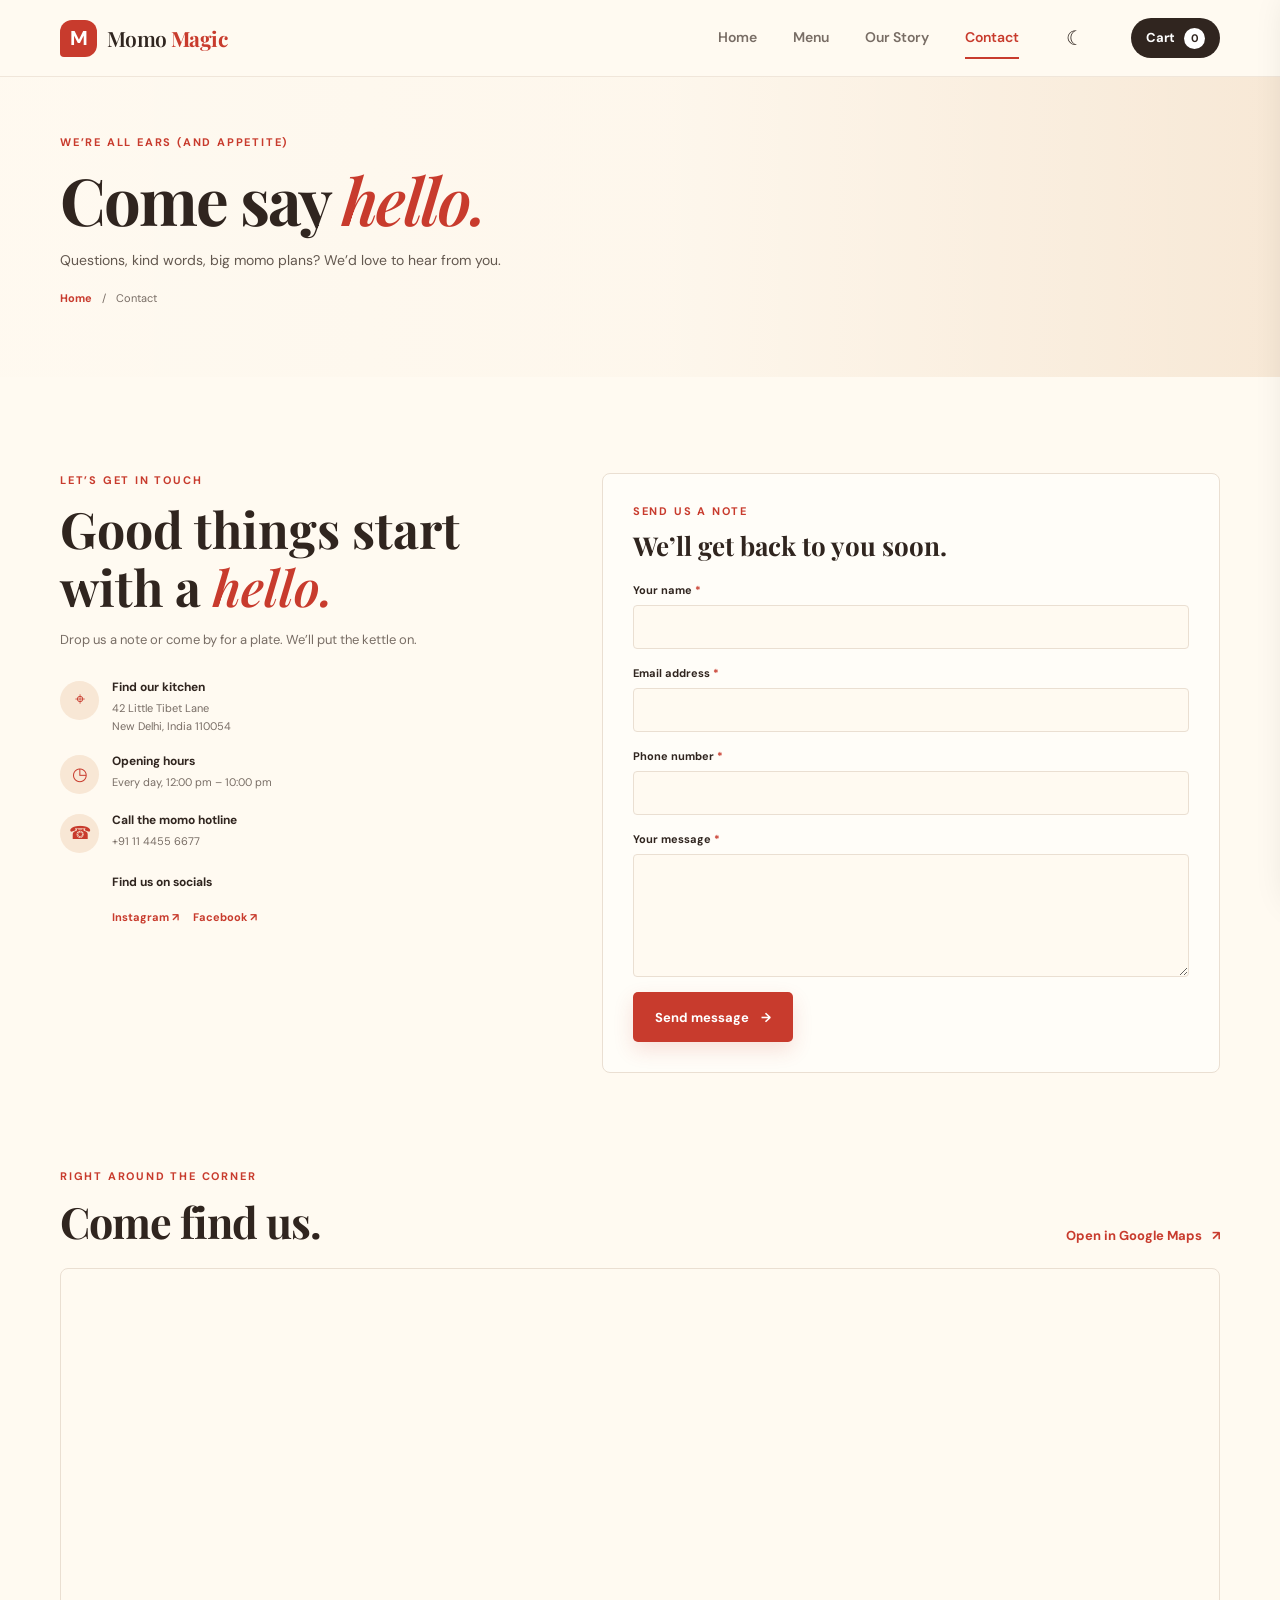
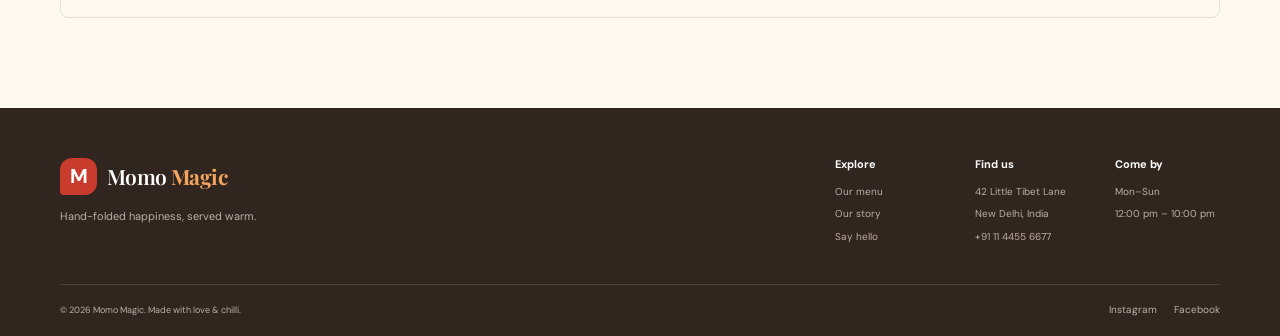
<file: contact.html>
<!doctype html>
<html lang="en">
<head>
  <meta charset="utf-8">
  <meta name="viewport" content="width=device-width, initial-scale=1">
  <meta name="description" content="Get in touch with Momo Magic, visit our New Delhi restaurant, or send our team a message.">
  <title>Contact | Momo Magic</title>
  <link rel="preconnect" href="https://fonts.googleapis.com">
  <link rel="preconnect" href="https://fonts.gstatic.com" crossorigin>
  <link href="https://fonts.googleapis.com/css2?family=DM+Sans:wght@400;500;600;700&family=Playfair+Display:wght@600;700;800&display=swap" rel="stylesheet">
  <link rel="stylesheet" href="css/style.css">
  <script src="js/main.js" defer></script>
</head>
<body>
  <a class="skip-link" href="#main">Skip to content</a>
  <header class="site-header"><nav class="navbar container" aria-label="Main navigation">
    <a class="brand" href="index.html" aria-label="Momo Magic home"><span class="brand-mark" aria-hidden="true">M</span><span>Momo <b>Magic</b></span></a>
    <button class="nav-toggle" aria-label="Open navigation menu" aria-expanded="false" aria-controls="primary-nav"><span></span><span></span><span></span></button>
    <div class="nav-links" id="primary-nav"><a href="index.html">Home</a><a href="menu.html">Menu</a><a href="about.html">Our Story</a><a class="active" aria-current="page" href="contact.html">Contact</a><button class="theme-toggle" type="button" aria-label="Switch to dark mode" title="Toggle light and dark mode"><span aria-hidden="true">☾</span></button><button class="cart-button" type="button" aria-label="Open shopping cart">Cart <span class="cart-count" aria-live="polite">0</span></button></div>
  </nav></header>
  <main id="main">
    <section class="page-hero contact-hero"><div class="container page-hero-content fade-in"><p class="eyebrow">WE’RE ALL EARS (AND APPETITE)</p><h1>Come say <em>hello.</em></h1><p>Questions, kind words, big momo plans? We’d love to hear from you.</p><div class="breadcrumb"><a href="index.html">Home</a><span aria-hidden="true">/</span><span>Contact</span></div></div></section>
    <section class="section container contact-section">
      <div class="contact-details fade-in"><p class="eyebrow">LET’S GET IN TOUCH</p><h2>Good things start<br>with a <em>hello.</em></h2><p>Drop us a note or come by for a plate. We’ll put the kettle on.</p><div class="contact-detail"><span class="detail-icon" aria-hidden="true">⌖</span><div><h3>Find our kitchen</h3><p>42 Little Tibet Lane<br>New Delhi, India 110054</p></div></div><div class="contact-detail"><span class="detail-icon" aria-hidden="true">◷</span><div><h3>Opening hours</h3><p>Every day, 12:00 pm – 10:00 pm</p></div></div><div class="contact-detail"><span class="detail-icon" aria-hidden="true">☎</span><div><h3>Call the momo hotline</h3><p><a href="tel:+911144556677">+91 11 4455 6677</a></p></div></div><div class="contact-social"><h3>Find us on socials</h3><a href="https://www.instagram.com/" target="_blank" rel="noreferrer">Instagram ↗</a><a href="https://www.facebook.com/" target="_blank" rel="noreferrer">Facebook ↗</a></div></div>
      <form class="contact-form fade-in" id="contact-form" novalidate><p class="eyebrow">SEND US A NOTE</p><h2>We’ll get back to you soon.</h2><div class="form-row"><label for="contact-name">Your name <span>*</span></label><input id="contact-name" name="name" type="text" autocomplete="name" aria-describedby="name-error" required><small class="field-error" id="name-error"></small></div><div class="form-row"><label for="contact-email">Email address <span>*</span></label><input id="contact-email" name="email" type="email" autocomplete="email" aria-describedby="email-error" required><small class="field-error" id="email-error"></small></div><div class="form-row"><label for="contact-phone">Phone number <span>*</span></label><input id="contact-phone" name="phone" type="tel" autocomplete="tel" inputmode="numeric" aria-describedby="phone-error" required><small class="field-error" id="phone-error"></small></div><div class="form-row"><label for="contact-message">Your message <span>*</span></label><textarea id="contact-message" name="message" rows="5" aria-describedby="message-error" required></textarea><small class="field-error" id="message-error"></small></div><button class="button button-primary" type="submit">Send message <span aria-hidden="true">→</span></button><p class="form-success" id="form-success" role="status" hidden>Thanks! Your details passed validation. This static demo doesn’t send messages yet.</p></form>
    </section>
    <section class="map-section"><div class="container map-heading"><div><p class="eyebrow">RIGHT AROUND THE CORNER</p><h2>Come find us.</h2></div><a class="text-link" href="https://maps.google.com/?q=Little+Tibet+Lane+New+Delhi" target="_blank" rel="noreferrer">Open in Google Maps <span aria-hidden="true">↗</span></a></div><div class="container map-frame"><iframe title="Map showing Momo Magic near Little Tibet Lane in New Delhi" src="https://maps.google.com/maps?q=Little%20Tibet%20Lane%2C%20New%20Delhi&t=&z=14&ie=UTF8&iwloc=&output=embed" loading="lazy" referrerpolicy="no-referrer-when-downgrade"></iframe></div></section>
  </main>
  <footer class="site-footer"><div class="container footer-main"><div class="footer-brand"><a class="brand brand-footer" href="index.html"><span class="brand-mark" aria-hidden="true">M</span><span>Momo <b>Magic</b></span></a><p>Hand-folded happiness, served warm.</p></div><div class="footer-links"><div><h2>Explore</h2><a href="menu.html">Our menu</a><a href="about.html">Our story</a><a href="contact.html">Say hello</a></div><div><h2>Find us</h2><span>42 Little Tibet Lane</span><span>New Delhi, India</span><a href="tel:+911144556677">+91 11 4455 6677</a></div><div><h2>Come by</h2><span>Mon–Sun</span><span>12:00 pm – 10:00 pm</span></div></div></div><div class="container footer-bottom"><span>© <span data-year></span> Momo Magic. Made with love & chilli.</span><div class="social-links"><a href="https://www.instagram.com/" target="_blank" rel="noreferrer">Instagram</a><a href="https://www.facebook.com/" target="_blank" rel="noreferrer">Facebook</a></div></div></footer>
  <aside class="cart-panel" aria-label="Shopping cart" aria-hidden="true"><div class="cart-panel-header"><div><p class="eyebrow">YOUR ORDER</p><h2>Your momo bag</h2></div><button class="cart-close" type="button" aria-label="Close shopping cart">×</button></div><div class="cart-items"></div><div class="cart-empty"><span aria-hidden="true">🥟</span><p>Your bag is waiting for something delicious.</p><a class="button button-primary" href="menu.html">Explore the menu</a></div><div class="cart-panel-footer"><div><span>Subtotal</span><strong class="cart-total">₹0</strong></div><p>Delivery calculated at checkout.</p><button class="button button-primary checkout-button" type="button">Continue to checkout</button></div></aside><div class="cart-overlay" hidden></div><button class="back-to-top" type="button" aria-label="Scroll to top">↑</button>
</body>
</html>
</file>
<file: css/style.css>
:root {
  color-scheme: light;
  --cream: #fffaf1;
  --paper: #fffdf8;
  --white: #ffffff;
  --ink: #30251f;
  --muted: #786d65;
  --red: #c83b2d;
  --red-dark: #a82c22;
  --orange: #ed8b43;
  --peach: #f8e7d5;
  --line: #eadfd2;
  --green: #35834d;
  --shadow: 0 18px 50px rgba(77, 46, 26, .11);
  --heading-font: 'Playfair Display', Georgia, serif;
  --body-font: 'DM Sans', Arial, sans-serif;
}

* { box-sizing: border-box; }
html { scroll-behavior: smooth; scroll-padding-top: 86px; }
body { margin: 0; color: var(--ink); background: var(--cream); font-family: var(--body-font); font-size: 16px; line-height: 1.65; }
body.cart-open { overflow: hidden; }
img { display: block; max-width: 100%; object-fit: cover; }
button, input, textarea { font: inherit; }
button, a { -webkit-tap-highlight-color: transparent; }
a { color: inherit; text-decoration: none; }
button { color: inherit; }
::selection { color: var(--white); background: var(--red); }
:focus-visible { outline: 3px solid #e89740; outline-offset: 3px; }
.container { width: min(1160px, calc(100% - 40px)); margin-inline: auto; }
.visually-hidden { position: absolute; width: 1px; height: 1px; padding: 0; margin: -1px; overflow: hidden; clip: rect(0, 0, 0, 0); white-space: nowrap; border: 0; }
.skip-link { position: fixed; z-index: 100; top: 10px; left: 10px; padding: 10px 16px; color: var(--white); background: var(--red); border-radius: 5px; transform: translateY(-160%); }
.skip-link:focus { transform: translateY(0); }

.site-header { position: sticky; z-index: 20; top: 0; background: color-mix(in srgb, var(--cream) 94%, transparent); border-bottom: 1px solid color-mix(in srgb, var(--line) 72%, transparent); backdrop-filter: blur(14px); }
.navbar { display: flex; min-height: 76px; align-items: center; justify-content: space-between; gap: 24px; }
.brand { display: inline-flex; align-items: center; gap: 10px; font-family: var(--heading-font); font-size: 21px; font-weight: 600; letter-spacing: -.6px; white-space: nowrap; }
.brand b { color: var(--red); }
.brand-mark { display: grid; width: 37px; height: 37px; place-items: center; color: var(--white); background: var(--red); border-radius: 12px 12px 12px 4px; font-family: var(--body-font); font-size: 20px; font-weight: 700; }
.nav-links { display: flex; align-items: center; gap: clamp(18px, 3vw, 36px); }
.nav-links > a { position: relative; color: var(--muted); font-size: 14px; font-weight: 600; transition: color .2s ease; }
.nav-links > a:hover, .nav-links > a.active { color: var(--red); }
.nav-links > a.active::after { position: absolute; right: 0; bottom: -9px; left: 0; height: 2px; background: var(--red); content: ''; }
.theme-toggle, .cart-button { display: inline-flex; min-height: 40px; align-items: center; justify-content: center; border: 0; cursor: pointer; }
.theme-toggle { width: 40px; background: transparent; border-radius: 50%; font-size: 20px; }
.theme-toggle:hover { background: var(--peach); }
.cart-button { gap: 9px; padding: 0 15px; color: var(--white); background: var(--ink); border-radius: 999px; font-size: 13px; font-weight: 700; transition: background .2s, transform .2s; }
.cart-button:hover { background: var(--red); transform: translateY(-1px); }
.cart-count { display: grid; width: 21px; height: 21px; place-items: center; color: var(--ink); background: var(--white); border-radius: 50%; font-size: 11px; }
.nav-toggle { display: none; }

.eyebrow { margin: 0 0 12px; color: var(--red); font-size: 11px; font-weight: 700; letter-spacing: 1.8px; line-height: 1.4; }
h1, h2, h3, p { margin-top: 0; }
h1, h2, h3 { font-family: var(--heading-font); line-height: 1.15; }
h1 em, h2 em { color: var(--red); font-weight: 600; }
.button { display: inline-flex; min-height: 50px; align-items: center; justify-content: center; gap: 12px; padding: 0 22px; border: 0; border-radius: 5px; cursor: pointer; font-size: 13px; font-weight: 700; transition: background .2s ease, color .2s ease, transform .2s ease, box-shadow .2s ease; }
.button:hover { transform: translateY(-2px); }
.button-primary { color: var(--white); background: var(--red); box-shadow: 0 8px 20px rgba(200, 59, 45, .15); }
.button-primary:hover { background: var(--red-dark); box-shadow: 0 10px 22px rgba(200, 59, 45, .23); }
.button-light { color: var(--red); background: var(--white); }
.button-light:hover { color: var(--white); background: var(--red-dark); }
.text-link { display: inline-flex; align-items: center; gap: 10px; color: var(--red); font-size: 13px; font-weight: 700; transition: gap .2s ease; }
.text-link:hover { gap: 15px; }

.hero { display: grid; min-height: 565px; grid-template-columns: .9fr 1.1fr; align-items: center; gap: 58px; padding-block: 65px 78px; }
.hero-copy { padding-left: 10px; }
.eyebrow-dot, .caption-dot { display: inline-block; width: 7px; height: 7px; margin-right: 7px; background: var(--orange); border-radius: 50%; vertical-align: 1px; }
.hero h1 { margin-bottom: 19px; font-size: clamp(52px, 6vw, 76px); letter-spacing: -3px; line-height: 1.04; }
.hero-description { max-width: 440px; margin-bottom: 27px; color: var(--muted); font-size: 16px; }
.hero-actions { display: flex; align-items: center; gap: 27px; }
.hero-note { display: flex; align-items: center; gap: 12px; margin-top: 30px; color: var(--muted); font-size: 12px; }
.note-stars, .testimonial-stars { color: #e89a32; letter-spacing: 2px; }
.hero-visual { position: relative; min-width: 0; }
.hero-visual > img { width: 100%; height: 395px; border-radius: 48% 48% 7px 7px; }
.hero-sticker { position: absolute; top: 11%; right: -28px; display: flex; width: 96px; height: 96px; flex-direction: column; align-items: center; justify-content: center; color: var(--red); background: #fff0d9; border: 1px solid #f1d6b9; border-radius: 50%; font-size: 10px; line-height: 1.3; transform: rotate(8deg); }
.hero-sticker strong { font-size: 20px; line-height: 1.2; }
.hero-caption { display: flex; align-items: center; gap: 3px; padding-top: 14px; color: var(--muted); font-size: 10px; font-weight: 700; letter-spacing: .9px; }
.hero-caption b { margin-left: auto; color: var(--ink); font-size: 12px; letter-spacing: 0; }
.trust-strip { background: var(--peach); }
.trust-items { display: flex; min-height: 66px; align-items: center; justify-content: space-between; gap: 20px; color: #57483f; font-size: 12px; }
.trust-items b { color: var(--ink); }
.section { padding-block: 96px; }
.section-heading { display: flex; align-items: end; justify-content: space-between; gap: 24px; margin-bottom: 34px; }
.section-heading h2, .map-heading h2 { margin-bottom: 0; font-size: clamp(30px, 4vw, 43px); letter-spacing: -1px; }
.featured-grid { display: grid; grid-template-columns: repeat(3, 1fr); gap: 23px; }
.food-card { overflow: hidden; background: var(--paper); border: 1px solid var(--line); border-radius: 9px; transition: transform .25s ease, box-shadow .25s ease; }
.food-card:hover { transform: translateY(-5px); box-shadow: var(--shadow); }
.food-image-wrap { position: relative; overflow: hidden; }
.food-image { width: 100%; height: 212px; transition: transform .4s ease; }
.food-card:hover .food-image { transform: scale(1.04); }
.food-badge { position: absolute; top: 13px; left: 13px; padding: 5px 9px; color: var(--red); background: var(--white); border-radius: 3px; font-size: 10px; font-weight: 700; }
.food-card-content { padding: 17px; }
.food-card-top { display: flex; align-items: flex-start; justify-content: space-between; gap: 12px; }
.food-card h3 { margin: 0 0 8px; font-size: 20px; }
.food-card p { min-height: 42px; margin: 0 0 15px; color: var(--muted); font-size: 12px; line-height: 1.6; }
.food-price { flex: 0 0 auto; color: var(--red); font-size: 15px; font-weight: 700; }
.food-card-bottom { display: flex; align-items: center; justify-content: space-between; gap: 8px; }
.food-type { display: inline-flex; align-items: center; gap: 5px; color: var(--muted); font-size: 10px; }
.type-mark { display: inline-block; width: 11px; height: 11px; border: 1px solid var(--green); border-radius: 2px; }
.type-mark::after { display: block; width: 5px; height: 5px; margin: 2px; background: var(--green); border-radius: 50%; content: ''; }
.food-type.non-veg .type-mark { border-color: var(--red); }
.food-type.non-veg .type-mark::after { background: var(--red); }
.add-cart-button { padding: 7px 12px; color: var(--red); background: transparent; border: 1px solid var(--red); border-radius: 4px; cursor: pointer; font-size: 11px; font-weight: 700; transition: color .2s, background .2s; }
.add-cart-button:hover { color: var(--white); background: var(--red); }

.why-section { color: var(--white); background: #3a2923; }
.why-layout { display: grid; grid-template-columns: .8fr 1.2fr; align-items: center; gap: 80px; padding-block: 83px; }
.why-copy .eyebrow { color: #f3a45e; }
.why-copy h2 { margin-bottom: 22px; font-size: clamp(38px, 5vw, 56px); }
.why-copy h2 em { color: #f2a35d; }
.why-copy > p:not(.eyebrow) { max-width: 420px; margin-bottom: 25px; color: #e0d3c8; font-size: 14px; }
.feature-grid { display: grid; grid-template-columns: repeat(2, 1fr); gap: 30px 35px; }
.feature-card { padding: 5px; }
.feature-icon { display: inline-grid; width: 41px; height: 41px; margin-bottom: 12px; place-items: center; color: #f4a65f; background: rgba(244, 166, 95, .12); border-radius: 50%; font-size: 21px; }
.feature-card h3 { margin: 0 0 6px; font-family: var(--body-font); font-size: 14px; }
.feature-card p { margin: 0; color: #cbbdb4; font-size: 12px; }
.slider-controls { display: flex; gap: 9px; }
.slider-button { display: grid; width: 40px; height: 40px; place-items: center; background: transparent; border: 1px solid var(--line); border-radius: 50%; cursor: pointer; transition: color .2s, background .2s, border-color .2s; }
.slider-button:hover { color: var(--white); background: var(--red); border-color: var(--red); }
.testimonial-card { position: relative; max-width: 760px; min-height: 250px; margin-inline: auto; padding: 35px 50px; background: var(--paper); border: 1px solid var(--line); border-radius: 9px; text-align: center; }
.testimonial-card blockquote { max-width: 600px; margin: 12px auto 23px; font-family: var(--heading-font); font-size: clamp(20px, 3vw, 26px); line-height: 1.5; }
.testimonial-author { display: flex; align-items: center; justify-content: center; gap: 10px; text-align: left; }
.author-avatar { display: grid; width: 40px; height: 40px; place-items: center; color: var(--red); background: var(--peach); border-radius: 50%; font-size: 12px; font-weight: 700; }
.testimonial-author strong, .testimonial-author span:not(.author-avatar) { display: block; }
.testimonial-author strong { font-size: 12px; }
.testimonial-author span:not(.author-avatar) { color: var(--muted); font-size: 10px; }
.slider-dots { display: flex; justify-content: center; gap: 7px; margin-top: 19px; }
.slider-dot { width: 7px; height: 7px; padding: 0; background: #ddcec0; border: 0; border-radius: 50%; cursor: pointer; }
.slider-dot.active { width: 20px; background: var(--red); border-radius: 5px; }
.cta-band { display: flex; align-items: center; justify-content: space-between; gap: 25px; margin-bottom: 85px; padding: 30px 36px; background: var(--peach); border-radius: 8px; }
.cta-band .eyebrow { margin-bottom: 4px; }
.cta-band h2 { margin: 0; font-size: 29px; }

.page-hero { position: relative; overflow: hidden; background-color: #f6e5d1; background-position: center; background-size: cover; }
.page-hero::before { position: absolute; inset: 0; background: linear-gradient(90deg, rgba(255, 250, 241, .96) 5%, rgba(255, 250, 241, .85) 52%, rgba(255, 250, 241, .15) 100%); content: ''; }
.menu-hero { background-image: url('https://images.unsplash.com/photo-1563245372-f21724e3856d?auto=format&fit=crop&w=1800&q=80'); }
.about-hero { background-image: url('https://images.unsplash.com/photo-1555126634-323283e090fa?auto=format&fit=crop&w=1800&q=80'); }
.contact-hero { background-image: url('https://images.unsplash.com/photo-1555126634-323283e090fa?auto=format&fit=crop&w=1800&q=80'); }
.page-hero-content { position: relative; z-index: 1; min-height: 300px; padding-block: 58px 45px; }
.page-hero h1 { margin: 0 0 12px; font-size: clamp(43px, 6vw, 65px); letter-spacing: -2px; }
.page-hero-content > p:not(.eyebrow) { max-width: 480px; margin-bottom: 17px; color: #63584f; font-size: 14px; }
.breadcrumb { display: flex; align-items: center; gap: 10px; color: var(--muted); font-size: 11px; }
.breadcrumb a { color: var(--red); font-weight: 700; }
.menu-section { padding-top: 56px; }
.menu-toolbar { display: grid; gap: 23px; margin-bottom: 16px; }
.category-list { display: flex; flex-wrap: wrap; gap: 9px; }
.category-button { min-height: 37px; padding: 0 15px; color: var(--muted); background: transparent; border: 1px solid var(--line); border-radius: 999px; cursor: pointer; font-size: 11px; font-weight: 600; transition: color .2s, border-color .2s, background .2s; }
.category-button:hover, .category-button.active { color: var(--white); background: var(--red); border-color: var(--red); }
.menu-filters { display: flex; align-items: center; gap: 18px; }
.search-field { display: flex; min-height: 42px; flex: 1 1 260px; align-items: center; gap: 9px; max-width: 380px; padding: 0 13px; background: var(--paper); border: 1px solid var(--line); border-radius: 5px; }
.search-field > span { color: var(--muted); font-size: 23px; line-height: 1; }
.search-field input { width: 100%; border: 0; outline: 0; color: var(--ink); background: transparent; font-size: 12px; }
.search-field input:focus-visible { outline: 0; }
.veg-filter, .nonveg-filter { position: relative; display: inline-flex; align-items: center; gap: 8px; cursor: pointer; color: var(--muted); font-size: 11px; white-space: nowrap; }
.veg-filter input, .nonveg-filter input { position: absolute; z-index: 1; top: 0; left: 0; width: 31px; height: 17px; margin: 0; opacity: 0; cursor: pointer; }
.switch { position: relative; width: 31px; height: 17px; background: #cfc4b8; border-radius: 20px; transition: background .2s; }
.switch::after { position: absolute; top: 3px; left: 3px; width: 11px; height: 11px; background: white; border-radius: 50%; content: ''; transition: transform .2s; }
.veg-filter input:checked + .switch, .nonveg-filter input:checked + .switch { background: var(--green); }
.nonveg-filter input:checked + .switch { background: var(--red); }
.veg-filter input:checked + .switch::after, .nonveg-filter input:checked + .switch::after { transform: translateX(14px); }
.veg-filter input:focus-visible + .switch, .nonveg-filter input:focus-visible + .switch { outline: 3px solid #e89740; outline-offset: 3px; }
.results-count { min-height: 22px; margin: 0 0 12px; color: var(--muted); font-size: 11px; }
.menu-grid { display: grid; grid-template-columns: repeat(3, 1fr); gap: 22px; }
.menu-card .food-image { height: 195px; }
.menu-card .food-card-content { padding: 16px; }
.menu-card h3 { font-size: 19px; }
.no-results { padding: 45px 10px; color: var(--muted); text-align: center; }
.menu-note { margin: 30px 0 0; color: var(--muted); font-size: 11px; text-align: center; }

.story-section { display: grid; grid-template-columns: 1fr 1fr; align-items: center; gap: 75px; }
.story-image { position: relative; }
.story-image::before { position: absolute; z-index: -1; inset: 18px -18px -18px 18px; background: var(--peach); border-radius: 8px; content: ''; }
.story-image img { width: 100%; height: 430px; border-radius: 7px; }
.story-copy h2 { margin-bottom: 18px; font-size: clamp(36px, 4vw, 50px); }
.story-copy > p:not(.eyebrow) { color: var(--muted); font-size: 13px; }
.story-copy .text-link { margin-top: 5px; }
.team-section { padding-block: 78px; background: var(--peach); }
.centered { justify-content: center; text-align: center; }
.team-grid { display: grid; grid-template-columns: repeat(3, 1fr); gap: 22px; }
.team-card { overflow: hidden; background: var(--paper); border-radius: 7px; }
.team-card img { width: 100%; height: 270px; object-position: center 35%; }
.team-card div { padding: 17px 18px; }
.team-card h3 { margin: 0 0 3px; font-size: 19px; }
.team-card p { margin: 0; color: var(--muted); font-size: 11px; }
.hours-card { display: grid; grid-template-columns: 1fr .85fr; gap: 60px; padding: 43px; background: var(--paper); border: 1px solid var(--line); border-radius: 9px; }
.hours-card h2 { margin-bottom: 15px; font-size: 43px; }
.hours-card > div:first-child > p:not(.eyebrow) { max-width: 430px; color: var(--muted); font-size: 13px; }
.hours-card .button { margin-top: 8px; }
.hours-list { align-self: center; padding: 23px; background: var(--cream); border-radius: 6px; }
.hours-list h3 { margin: 0 0 15px; font-size: 20px; }
.hours-list > div { display: flex; justify-content: space-between; gap: 15px; padding-block: 10px; border-bottom: 1px solid var(--line); font-size: 11px; }
.hours-list > div span { color: var(--muted); }
.hours-list > div strong { text-align: right; }
.hours-list > p { margin: 15px 0 0; color: var(--green); font-size: 10px; font-weight: 700; }
.open-dot { display: inline-block; width: 7px; height: 7px; margin-right: 5px; background: #49a55d; border-radius: 50%; }
.gallery-section { padding-top: 20px; }
.gallery-grid { display: grid; height: 440px; grid-template-columns: 1.15fr 1fr 1fr; grid-template-rows: 1fr 1fr; gap: 12px; }
.gallery-grid img { width: 100%; height: 100%; border-radius: 5px; }
.gallery-grid .gallery-tall { grid-row: span 2; }

.contact-section { display: grid; grid-template-columns: .85fr 1.15fr; gap: 85px; }
.contact-details h2 { margin-bottom: 14px; font-size: clamp(37px, 4vw, 50px); }
.contact-details > p:not(.eyebrow) { margin-bottom: 30px; color: var(--muted); font-size: 13px; }
.contact-detail { display: flex; gap: 13px; margin-top: 20px; }
.detail-icon { display: grid; width: 39px; height: 39px; flex: 0 0 auto; place-items: center; color: var(--red); background: var(--peach); border-radius: 50%; font-size: 18px; }
.contact-detail h3, .contact-social h3 { margin: 0 0 4px; font-family: var(--body-font); font-size: 12px; font-weight: 700; }
.contact-detail p { margin: 0; color: var(--muted); font-size: 11px; }
.contact-detail a:hover, .contact-social a:hover { color: var(--red); }
.contact-social { display: flex; flex-wrap: wrap; gap: 14px; align-items: center; margin: 23px 0 0 52px; }
.contact-social h3 { flex-basis: 100%; }
.contact-social a { color: var(--red); font-size: 11px; font-weight: 700; }
.contact-form { padding: 30px; background: var(--paper); border: 1px solid var(--line); border-radius: 8px; }
.contact-form h2 { margin-bottom: 20px; font-size: 26px; }
.form-row { margin-bottom: 15px; }
.form-row label { display: block; margin-bottom: 6px; font-size: 11px; font-weight: 700; }
.form-row label span { color: var(--red); }
.form-row input, .form-row textarea { display: block; width: 100%; padding: 11px 12px; color: var(--ink); background: var(--cream); border: 1px solid var(--line); border-radius: 4px; font-size: 12px; resize: vertical; }
.form-row input:focus, .form-row textarea:focus { border-color: var(--red); outline: 2px solid color-mix(in srgb, var(--red) 18%, transparent); }
.form-row [aria-invalid="true"] { border-color: var(--red); }
.field-error { display: block; min-height: 0; margin-top: 4px; color: var(--red); font-size: 10px; }
.field-error:not(:empty) { min-height: 15px; }
.form-success { margin: 15px 0 0; padding: 11px; color: #25633a; background: #e5f3e8; border-radius: 4px; font-size: 12px; }
.map-section { padding-bottom: 90px; }
.map-heading { display: flex; align-items: end; justify-content: space-between; gap: 20px; margin-bottom: 22px; }
.map-frame { height: 350px; overflow: hidden; border: 1px solid var(--line); border-radius: 8px; }
.map-frame iframe { width: 100%; height: 100%; border: 0; }

.site-footer { padding-top: 50px; color: #e8ddd4; background: #30251f; }
.footer-main { display: flex; justify-content: space-between; gap: 55px; padding-bottom: 39px; }
.brand-footer { color: var(--white); }
.brand-footer b { color: #f3a45e; }
.footer-brand p { margin: 12px 0 0; color: #beafa4; font-size: 11px; }
.footer-links { display: grid; grid-template-columns: repeat(3, minmax(105px, 1fr)); gap: 35px; }
.footer-links > div { display: flex; flex-direction: column; gap: 6px; }
.footer-links h2 { margin: 0 0 7px; color: var(--white); font-family: var(--body-font); font-size: 11px; }
.footer-links a, .footer-links span, .social-links a { color: #beafa4; font-size: 10px; }
.footer-links a:hover, .social-links a:hover { color: #f3a45e; }
.footer-bottom { display: flex; min-height: 52px; align-items: center; justify-content: space-between; gap: 15px; border-top: 1px solid rgba(255,255,255,.13); color: #beafa4; font-size: 9px; }
.social-links { display: flex; gap: 17px; }

.cart-overlay { position: fixed; z-index: 40; inset: 0; background: rgba(31, 22, 17, .5); opacity: 0; transition: opacity .25s; }
.cart-overlay:not([hidden]) { opacity: 1; }
.cart-panel { position: fixed; z-index: 41; top: 0; right: 0; display: flex; width: min(420px, 100%); height: 100dvh; flex-direction: column; padding: 25px; background: var(--paper); box-shadow: -10px 0 35px rgba(0,0,0,.12); transform: translateX(105%); transition: transform .3s ease; }
.cart-panel.is-open { transform: translateX(0); }
.cart-panel-header { display: flex; align-items: start; justify-content: space-between; padding-bottom: 18px; border-bottom: 1px solid var(--line); }
.cart-panel-header .eyebrow { margin-bottom: 2px; }
.cart-panel-header h2 { margin: 0; font-size: 26px; }
.cart-close { width: 36px; height: 36px; background: transparent; border: 1px solid var(--line); border-radius: 50%; cursor: pointer; font-size: 24px; line-height: 1; }
.cart-items { overflow-y: auto; flex: 1 1 auto; }
.cart-line { display: grid; grid-template-columns: 63px 1fr auto; align-items: center; gap: 12px; padding: 15px 0; border-bottom: 1px solid var(--line); }
.cart-line img { width: 63px; height: 58px; border-radius: 5px; }
.cart-line h3 { margin: 0 0 3px; font-size: 14px; }
.cart-line > div > span { color: var(--muted); font-size: 10px; }
.cart-line-price { align-self: start; padding-top: 3px; color: var(--red); font-size: 12px; font-weight: 700; }
.quantity-control { display: inline-flex; align-items: center; gap: 9px; margin-top: 5px; }
.quantity-control button { width: 21px; height: 21px; padding: 0; background: var(--cream); border: 1px solid var(--line); border-radius: 50%; cursor: pointer; font-size: 12px; line-height: 1; }
.quantity-control span { font-size: 10px; font-weight: 700; }
.cart-empty { display: none; flex: 1; flex-direction: column; align-items: center; justify-content: center; text-align: center; }
.cart-empty > span { font-size: 45px; }
.cart-empty p { max-width: 225px; color: var(--muted); font-size: 13px; }
.cart-empty .button { min-height: 42px; }
.cart-panel.is-empty .cart-empty { display: flex; }
.cart-panel.is-empty .cart-panel-footer { display: none; }
.cart-panel-footer { padding-top: 15px; border-top: 1px solid var(--line); }
.cart-panel-footer > div { display: flex; justify-content: space-between; font-size: 14px; }
.cart-panel-footer > div strong { color: var(--red); }
.cart-panel-footer > p { margin: 3px 0 13px; color: var(--muted); font-size: 10px; }
.cart-panel-footer .button { width: 100%; }
.checkout-message { margin: 10px 0 0; color: var(--red); font-size: 11px; text-align: center; }
.back-to-top { position: fixed; z-index: 18; right: 22px; bottom: 22px; display: grid; width: 42px; height: 42px; place-items: center; color: var(--white); background: var(--red); border: 0; border-radius: 50%; box-shadow: 0 4px 15px rgba(0,0,0,.18); cursor: pointer; opacity: 0; pointer-events: none; transform: translateY(8px); transition: opacity .2s, transform .2s; }
.back-to-top.visible { opacity: 1; pointer-events: auto; transform: translateY(0); }
.fade-in { opacity: 0; transform: translateY(14px); transition: opacity .55s ease, transform .55s ease; }
.fade-in.is-visible { opacity: 1; transform: translateY(0); }

body.dark-mode {
  color-scheme: dark;
  --cream: #211b18;
  --paper: #2c231f;
  --white: #fffaf1;
  --ink: #f6ede4;
  --muted: #c2b4a9;
  --line: #493b33;
  --peach: #3a2c25;
  --shadow: 0 18px 50px rgba(0, 0, 0, .28);
}
body.dark-mode .trust-items, body.dark-mode .page-hero-content > p:not(.eyebrow) { color: #e0d3c8; }
body.dark-mode .page-hero::before { background: linear-gradient(90deg, rgba(33, 27, 24, .95) 5%, rgba(33, 27, 24, .82) 52%, rgba(33, 27, 24, .2) 100%); }
body.dark-mode .page-hero { background-color: #392d26; }
body.dark-mode .why-section { background: #171210; }
body.dark-mode .hours-list { background: #211b18; }
body.dark-mode .search-field input { color: var(--ink); }
body.dark-mode .form-success { color: #bcf0c4; background: #24402a; }
body.dark-mode .nonveg-filter input:checked + .switch { background: var(--red); }

@media (min-width: 600px) and (max-width: 992px) {
  .container { width: min(100% - 48px, 850px); }
  .hero { min-height: 470px; grid-template-columns: .92fr 1.08fr; gap: 34px; padding-block: 48px 60px; }
  .hero h1 { font-size: clamp(48px, 6.6vw, 64px); }
  .hero-visual > img { height: 340px; }
  .section { padding-block: 75px; }
  .menu-grid { grid-template-columns: repeat(2, 1fr); }
  .why-layout { grid-template-columns: .75fr 1.25fr; gap: 40px; }
  .story-section, .contact-section { gap: 42px; }
  .story-image img { height: 380px; }
  .team-card img { height: 220px; }
  .hours-card { gap: 30px; padding: 30px; }
  .footer-main { gap: 32px; }
  .footer-links { gap: 20px; }
}

@media (max-width: 599px) {
  html { scroll-padding-top: 70px; }
  .container { width: min(100% - 34px, 500px); }
  .navbar { min-height: 66px; }
  .brand { font-size: 19px; }
  .brand-mark { width: 34px; height: 34px; }
  .nav-toggle { z-index: 2; display: flex; width: 40px; height: 40px; flex-direction: column; align-items: center; justify-content: center; gap: 5px; margin-left: auto; padding: 0; background: transparent; border: 0; cursor: pointer; }
  .nav-toggle span { width: 22px; height: 2px; background: var(--ink); border-radius: 2px; transition: transform .2s, opacity .2s; }
  .nav-toggle[aria-expanded="true"] span:first-child { transform: translateY(7px) rotate(45deg); }
  .nav-toggle[aria-expanded="true"] span:nth-child(2) { opacity: 0; }
  .nav-toggle[aria-expanded="true"] span:last-child { transform: translateY(-7px) rotate(-45deg); }
  .nav-links { position: absolute; top: 65px; right: 0; left: 0; display: none; align-items: stretch; gap: 0; padding: 9px 20px 18px; background: var(--cream); border-bottom: 1px solid var(--line); box-shadow: 0 15px 24px rgba(54, 36, 25, .09); }
  .nav-links.is-open { display: flex; flex-direction: column; }
  .nav-links > a { padding: 11px 3px; border-bottom: 1px solid var(--line); }
  .nav-links > a.active::after { display: none; }
  .theme-toggle { position: absolute; right: 76px; bottom: 15px; }
  .cart-button { align-self: flex-start; margin-top: 12px; }
  .hero { min-height: auto; grid-template-columns: 1fr; gap: 29px; padding-block: 50px 42px; }
  .hero-copy { padding-left: 0; }
  .hero h1 { font-size: clamp(49px, 14vw, 66px); letter-spacing: -2.4px; }
  .hero-description { max-width: 390px; font-size: 14px; }
  .hero-actions { gap: 18px; }
  .hero-visual { margin-right: 12px; }
  .hero-visual > img { height: 280px; border-radius: 45% 45% 6px 6px; }
  .hero-sticker { right: -12px; width: 78px; height: 78px; font-size: 9px; }
  .hero-caption { font-size: 8px; }
  .trust-items { min-height: 0; flex-direction: column; align-items: flex-start; gap: 9px; padding-block: 16px; font-size: 11px; }
  .section { padding-block: 62px; }
  .section-heading { align-items: flex-start; flex-direction: column; gap: 15px; margin-bottom: 23px; }
  .section-heading h2 { font-size: 32px; }
  .featured-grid, .menu-grid { grid-template-columns: 1fr; gap: 15px; }
  .food-image { height: 220px; }
  .menu-card .food-image { height: 215px; }
  .food-card p { min-height: 0; }
  .why-layout { grid-template-columns: 1fr; gap: 40px; padding-block: 59px; }
  .why-copy h2 { font-size: 43px; }
  .feature-grid { gap: 24px 16px; }
  .feature-card p { font-size: 11px; }
  .testimonials .section-heading { flex-direction: row; align-items: end; }
  .slider-controls { flex: 0 0 auto; }
  .slider-button { width: 34px; height: 34px; }
  .testimonial-card { min-height: 250px; padding: 26px 19px; }
  .testimonial-card blockquote { font-size: 20px; }
  .cta-band { align-items: flex-start; flex-direction: column; margin-bottom: 60px; padding: 24px; }
  .cta-band h2 { font-size: 25px; }
  .page-hero::before { background: linear-gradient(90deg, rgba(255, 250, 241, .97), rgba(255, 250, 241, .78)); }
  .page-hero-content { min-height: 255px; padding-block: 42px 32px; }
  .page-hero h1 { font-size: 47px; }
  .page-hero-content > p:not(.eyebrow) { max-width: 350px; font-size: 12px; }
  .menu-section { padding-top: 43px; }
  .category-list { flex-wrap: nowrap; overflow-x: auto; padding: 2px 0 8px; scrollbar-width: thin; }
  .category-button { flex: 0 0 auto; }
  .menu-filters { align-items: flex-start; flex-wrap: wrap; gap: 14px 16px; }
  .search-field { flex-basis: 100%; max-width: none; }
  .story-section, .contact-section { grid-template-columns: 1fr; gap: 42px; }
  .story-image { margin-right: 10px; }
  .story-image img { height: 310px; }
  .story-copy h2, .contact-details h2 { font-size: 39px; }
  .team-section { padding-block: 55px; }
  .team-grid { grid-template-columns: 1fr; gap: 15px; }
  .team-card { display: grid; grid-template-columns: 115px 1fr; align-items: center; }
  .team-card img { height: 115px; }
  .team-card div { padding: 15px; }
  .hours-card { grid-template-columns: 1fr; gap: 24px; padding: 24px; }
  .hours-card h2 { font-size: 38px; }
  .hours-list { padding: 18px; }
  .hours-list > div { flex-direction: column; gap: 2px; }
  .hours-list > div strong { text-align: left; }
  .gallery-section { padding-top: 0; }
  .gallery-grid { height: 410px; grid-template-columns: 1fr 1fr; grid-template-rows: 1.3fr 1fr 1fr; gap: 8px; }
  .gallery-grid .gallery-tall { grid-row: span 1; grid-column: span 2; }
  .contact-section { padding-top: 52px; }
  .contact-form { padding: 21px 17px; }
  .contact-form h2 { font-size: 23px; }
  .map-heading { align-items: flex-start; flex-direction: column; }
  .map-frame { height: 280px; }
  .map-section { padding-bottom: 60px; }
  .footer-main { flex-direction: column; gap: 28px; }
  .footer-links { grid-template-columns: repeat(2, 1fr); gap: 25px 18px; }
  .footer-bottom { align-items: flex-start; flex-direction: column; justify-content: center; padding-block: 13px; }
  .cart-panel { padding: 19px; }
  .back-to-top { right: 13px; bottom: 13px; width: 38px; height: 38px; }
}

@media (prefers-reduced-motion: reduce) {
  *, *::before, *::after { scroll-behavior: auto !important; animation-duration: .01ms !important; animation-iteration-count: 1 !important; transition-duration: .01ms !important; }
  .fade-in { opacity: 1; transform: none; }
}
</file>
